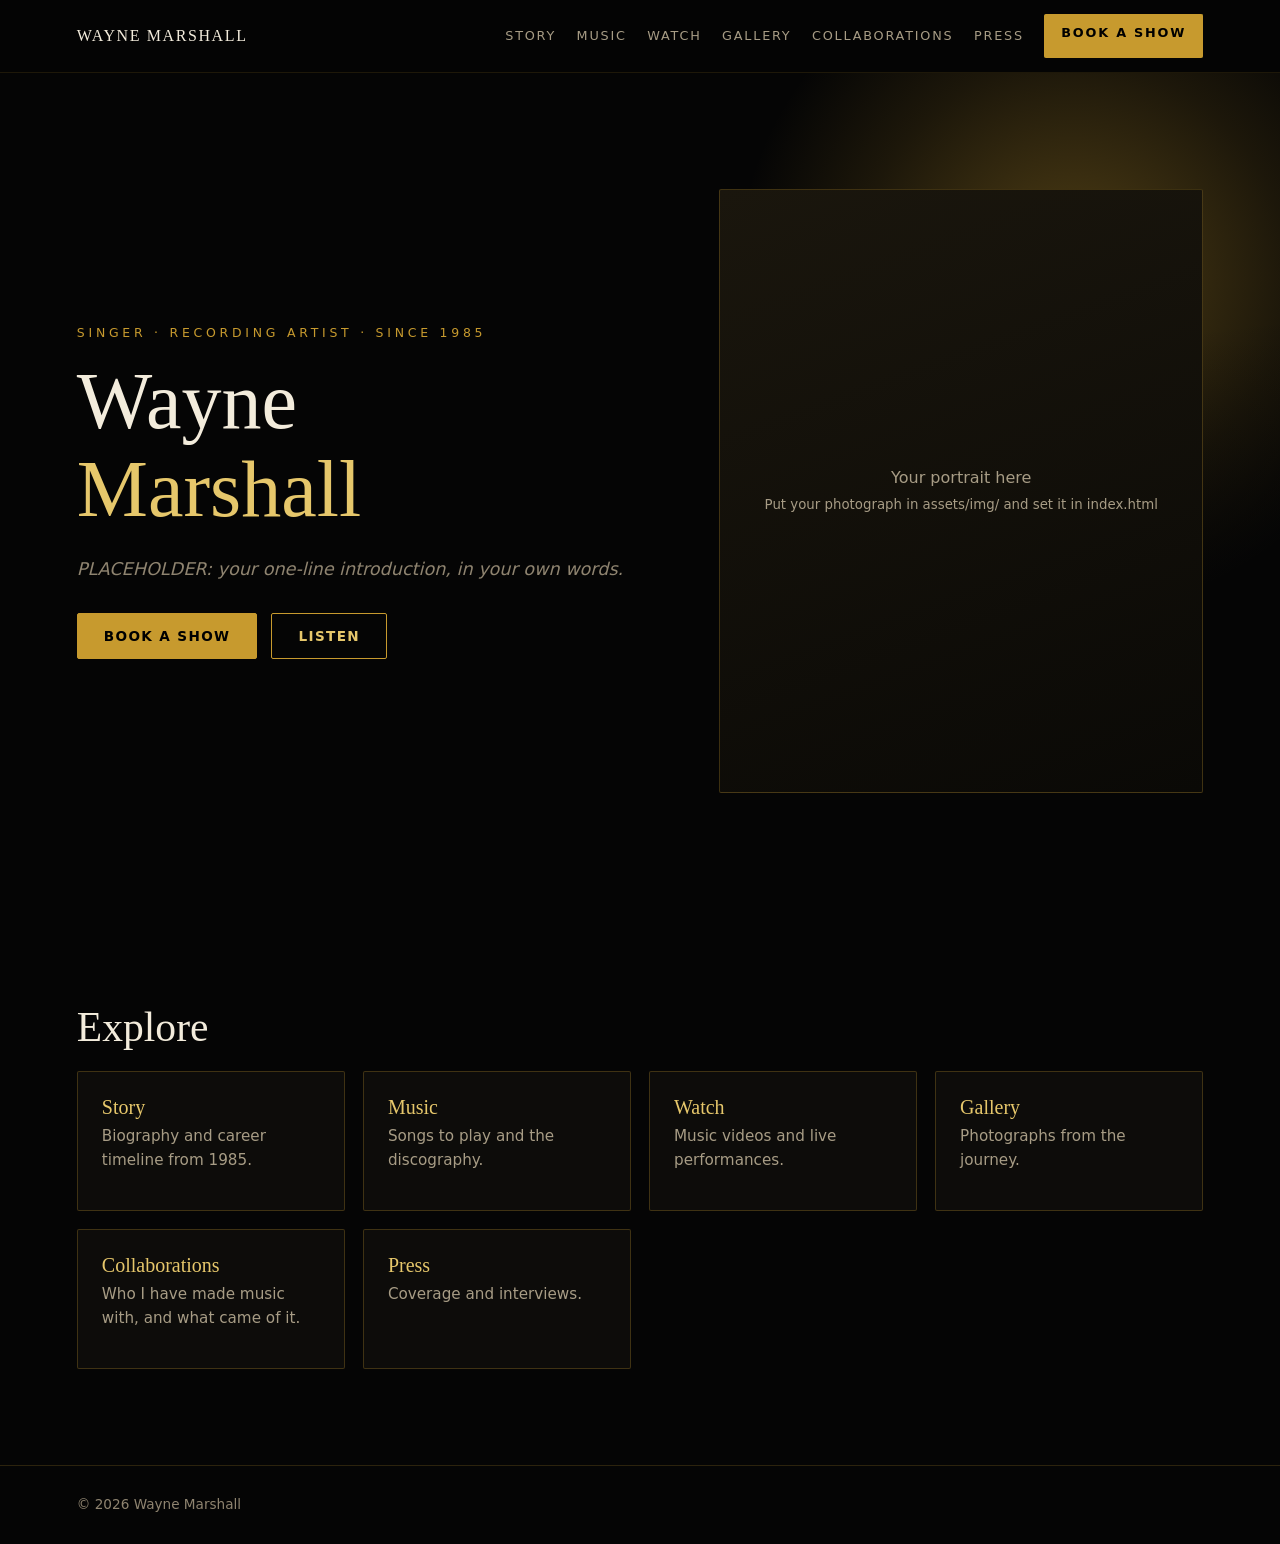
<file: index.html>
<!DOCTYPE html>
<html lang="en">
<head>
<meta charset="utf-8">
<meta name="viewport" content="width=device-width, initial-scale=1">
<title>Wayne Marshall | Singer and recording artist</title>
<meta name="description" content="Official website of singer and recording artist Wayne Marshall. Music, story, photographs and bookings.">
<meta property="og:title" content="Wayne Marshall | Singer and recording artist">
<meta property="og:description" content="Official website of singer and recording artist Wayne Marshall. Music, story, photographs and bookings.">
<meta property="og:type" content="website">
<meta name="theme-color" content="#050505">
<link rel="stylesheet" href="css/styles.css">
</head>
<body data-page="home">
<a class="skip" href="#main">Skip to content</a>
<header id="site-header"></header>
<main id="main">
<section class="hero" aria-labelledby="t"><div class="hero-grid"><div>
<p class="eyebrow" id="since"></p>
<h1 id="t">Wayne <em>Marshall</em></h1>
<div id="intro"></div>
<div class="actions"><a class="btn" href="book.html">Book a show</a><a class="btn ghost" href="music.html">Listen</a></div></div>
<div class="portrait" role="img" aria-label="Placeholder for a portrait photograph of Wayne Marshall"><div>Your portrait here<br><small>Put your photograph in assets/img/ and set it in index.html</small></div></div></div></section>
<section class="section"><h2>Explore</h2><div class="tiles">
<a class="tile" href="story.html"><h3>Story</h3><p>Biography and career timeline from 1985.</p></a>
<a class="tile" href="music.html"><h3>Music</h3><p>Songs to play and the discography.</p></a>
<a class="tile" href="watch.html"><h3>Watch</h3><p>Music videos and live performances.</p></a>
<a class="tile" href="gallery.html"><h3>Gallery</h3><p>Photographs from the journey.</p></a>
<a class="tile" href="collaborations.html"><h3>Collaborations</h3><p>Who I have made music with, and what came of it.</p></a>
<a class="tile" href="press.html"><h3>Press</h3><p>Coverage and interviews.</p></a></div></section>
</main>
<footer id="site-footer"></footer>
<script src="content/content.js"></script>
<script src="js/main.js"></script>
</body>
</html>
</file>
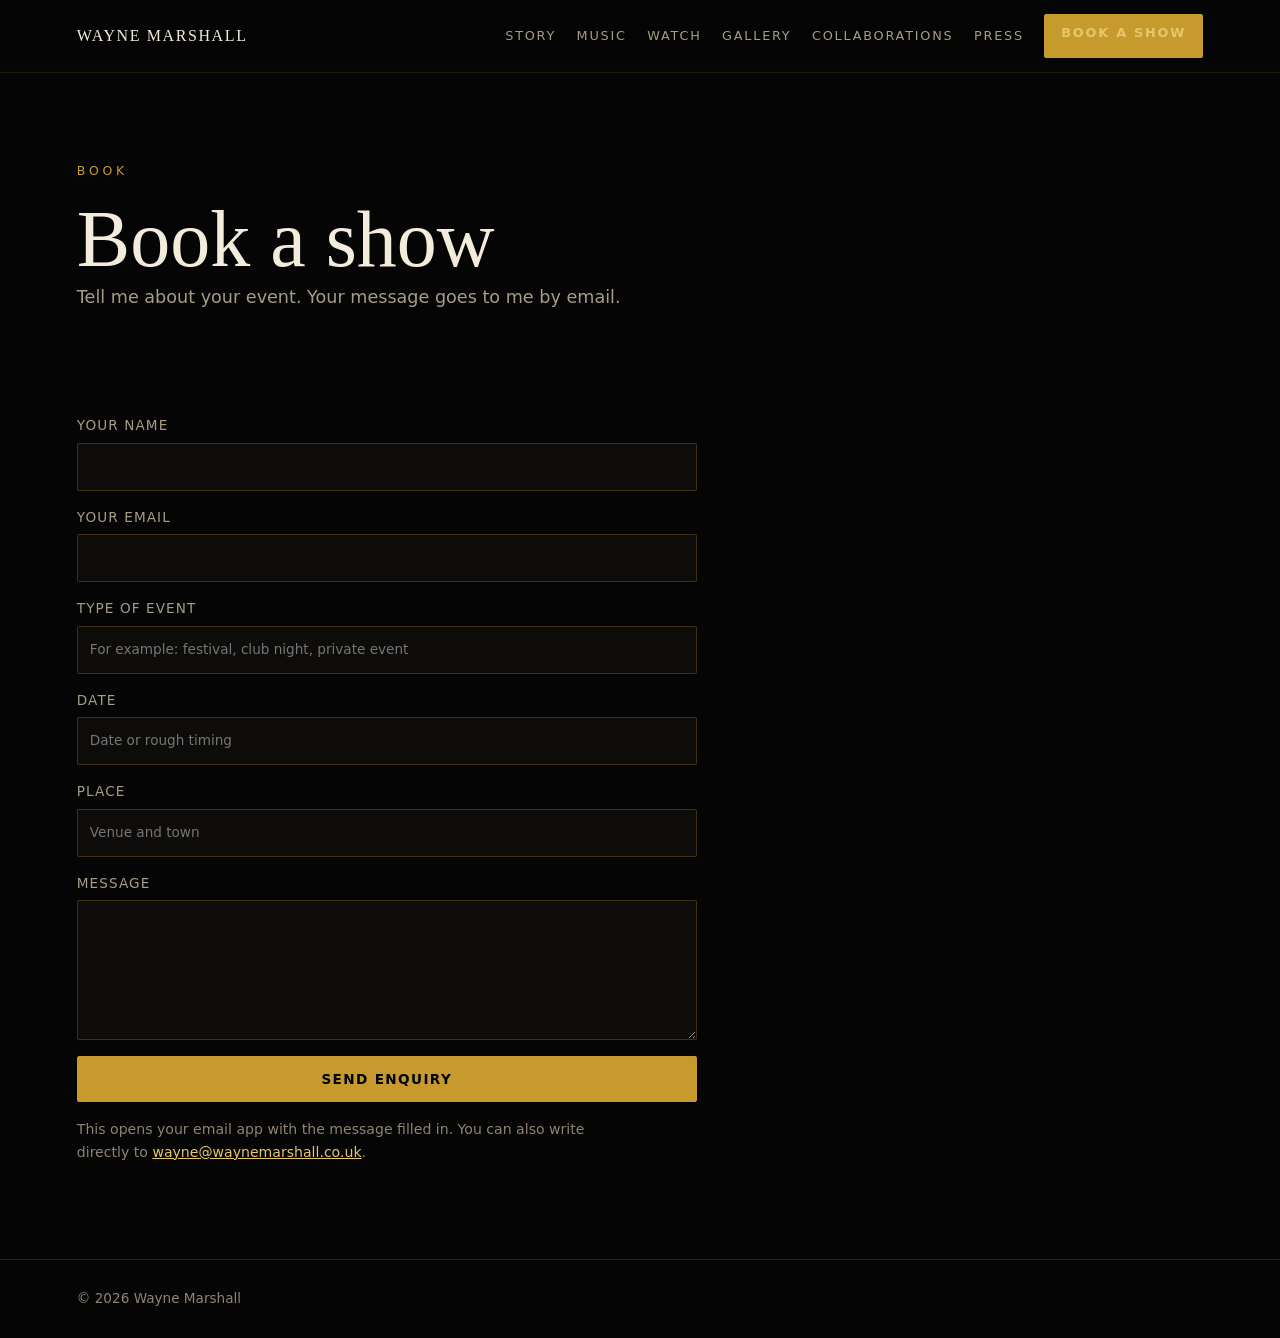
<file: book.html>
<!DOCTYPE html>
<html lang="en">
<head>
<meta charset="utf-8">
<meta name="viewport" content="width=device-width, initial-scale=1">
<title>Book a show | Wayne Marshall</title>
<meta name="description" content="Booking and contact for Wayne Marshall.">
<meta property="og:title" content="Book a show | Wayne Marshall">
<meta property="og:description" content="Booking and contact for Wayne Marshall.">
<meta property="og:type" content="website">
<meta name="theme-color" content="#050505">
<link rel="stylesheet" href="css/styles.css">
</head>
<body data-page="book">
<a class="skip" href="#main">Skip to content</a>
<header id="site-header"></header>
<main id="main">
<div class="page-head"><p class="eyebrow">Book</p><h1>Book a show</h1><p class="lede">Tell me about your event. Your message goes to me by email.</p></div><section class="section"><form id="book-form">
<label>Your name<input name="name" required autocomplete="name"></label>
<label>Your email<input name="email" type="email" required autocomplete="email"></label>
<label>Type of event<input name="event" required placeholder="For example: festival, club night, private event"></label>
<label>Date<input name="date" placeholder="Date or rough timing"></label>
<label>Place<input name="place" placeholder="Venue and town"></label>
<label>Message<textarea name="message"></textarea></label>
<button class="btn" type="submit">Send enquiry</button>
<p class="note">This opens your email app with the message filled in. You can also write directly to <a id="book-email" href="#"></a>.</p>
</form></section>
</main>
<footer id="site-footer"></footer>
<script src="content/content.js"></script>
<script src="js/main.js"></script>
</body>
</html>
</file>
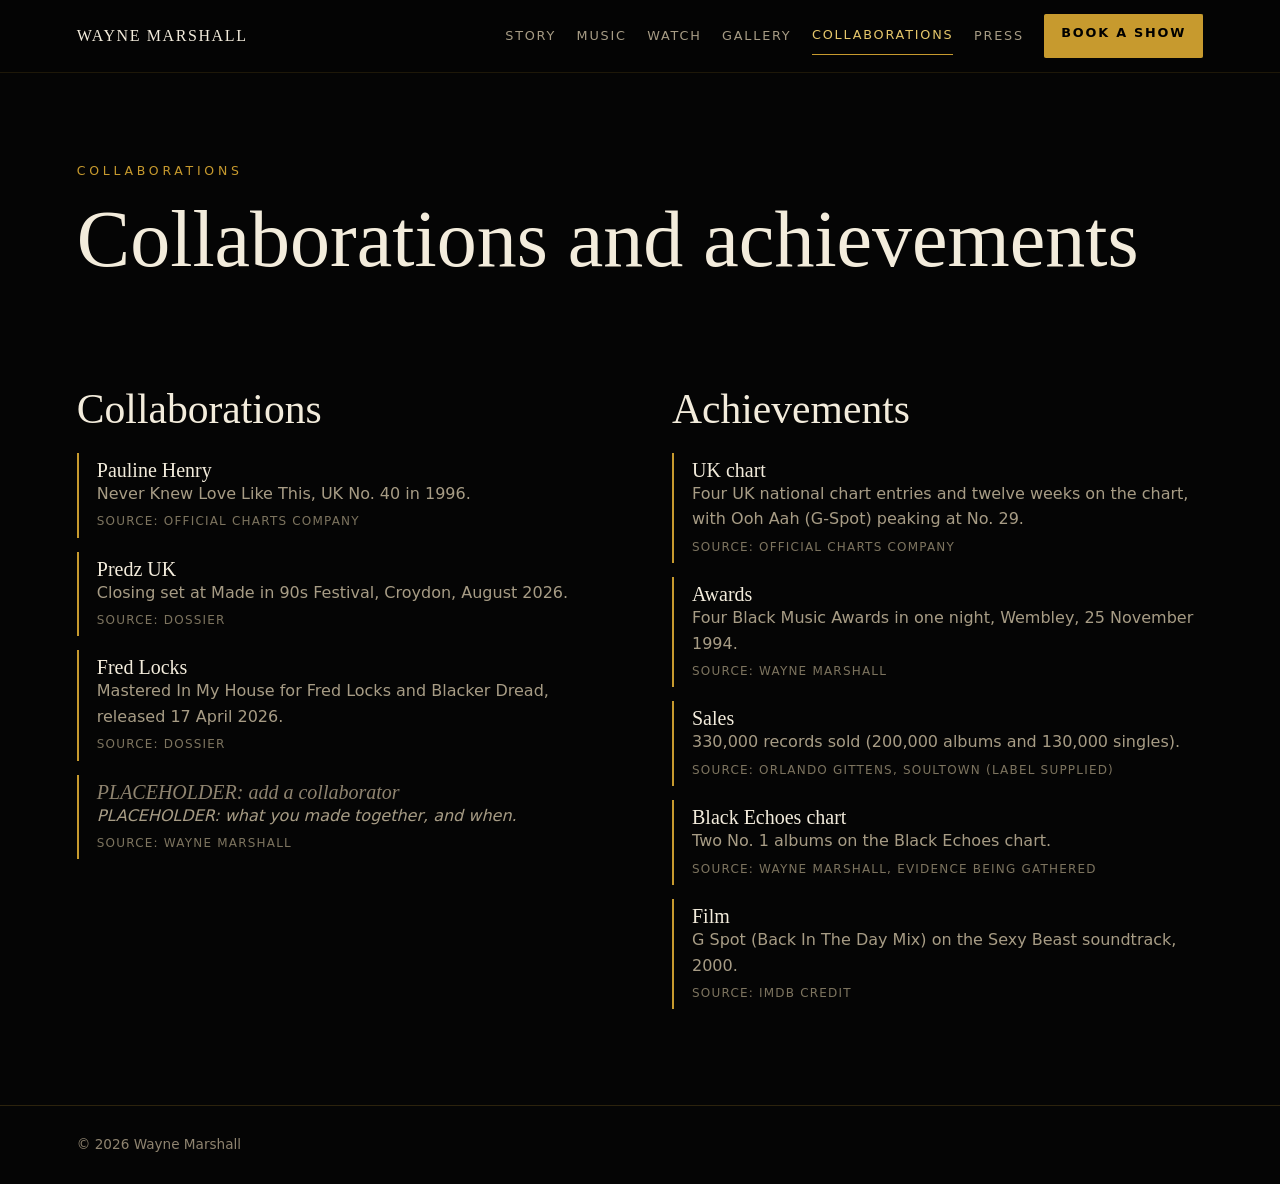
<file: collaborations.html>
<!DOCTYPE html>
<html lang="en">
<head>
<meta charset="utf-8">
<meta name="viewport" content="width=device-width, initial-scale=1">
<title>Collaborations and achievements | Wayne Marshall</title>
<meta name="description" content="Musical collaborations and achievements of Wayne Marshall.">
<meta property="og:title" content="Collaborations and achievements | Wayne Marshall">
<meta property="og:description" content="Musical collaborations and achievements of Wayne Marshall.">
<meta property="og:type" content="website">
<meta name="theme-color" content="#050505">
<link rel="stylesheet" href="css/styles.css">
</head>
<body data-page="collaborations">
<a class="skip" href="#main">Skip to content</a>
<header id="site-header"></header>
<main id="main">
<div class="page-head"><p class="eyebrow">Collaborations</p><h1>Collaborations and achievements</h1></div><section class="section two"><div><h2>Collaborations</h2><div class="rows" id="collaborations"></div></div><div><h2>Achievements</h2><div class="rows" id="achievements"></div></div></section>
</main>
<footer id="site-footer"></footer>
<script src="content/content.js"></script>
<script src="js/main.js"></script>
</body>
</html>
</file>
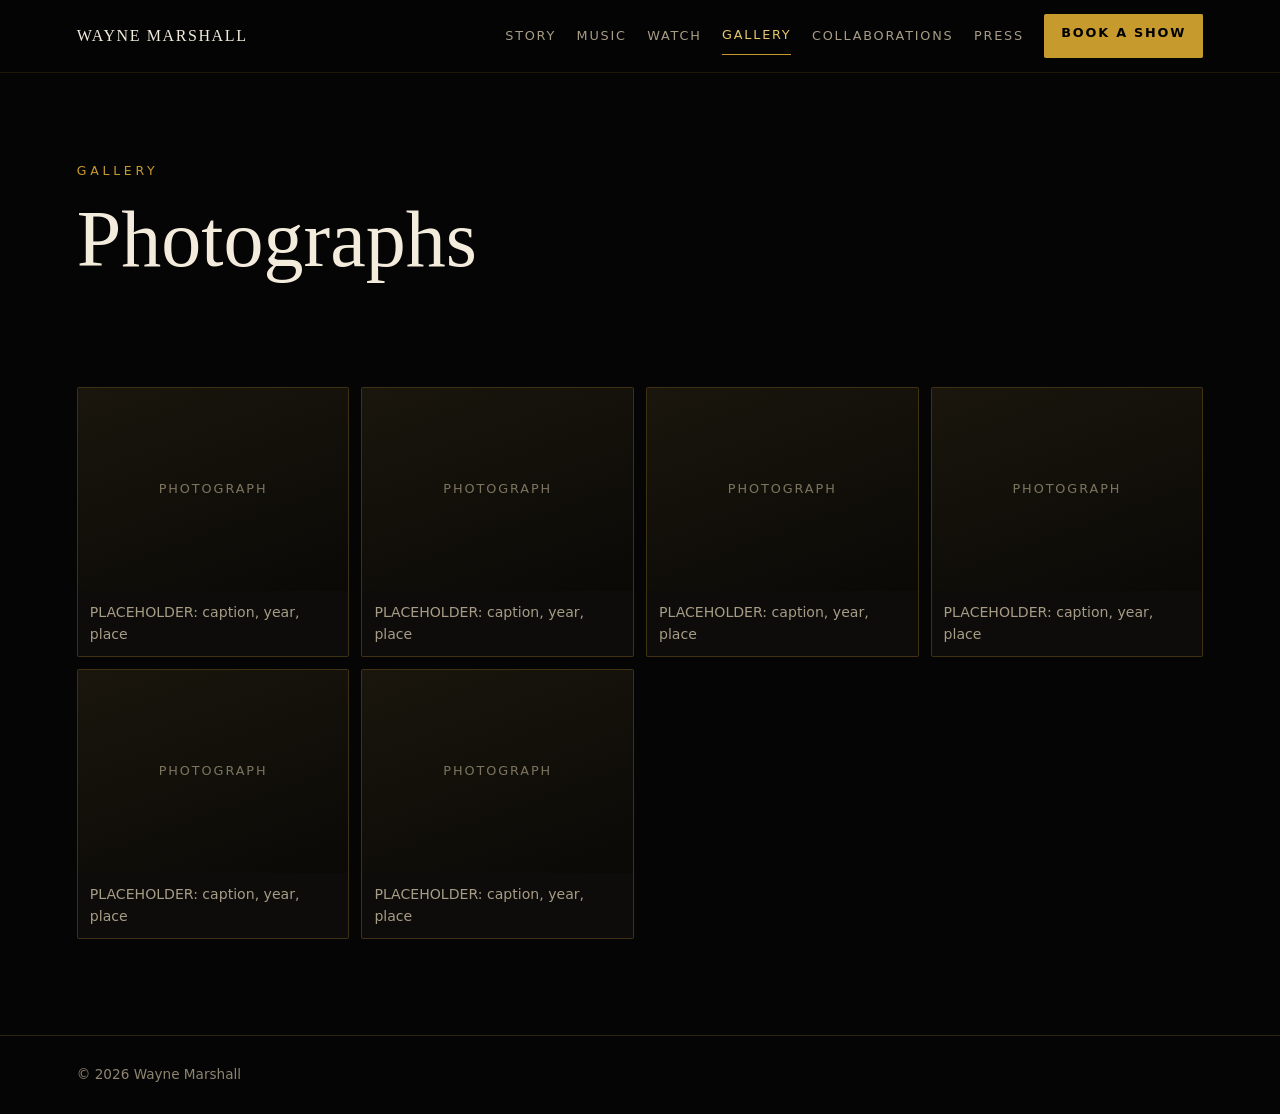
<file: gallery.html>
<!DOCTYPE html>
<html lang="en">
<head>
<meta charset="utf-8">
<meta name="viewport" content="width=device-width, initial-scale=1">
<title>Gallery | Wayne Marshall</title>
<meta name="description" content="Photographs from the career of Wayne Marshall.">
<meta property="og:title" content="Gallery | Wayne Marshall">
<meta property="og:description" content="Photographs from the career of Wayne Marshall.">
<meta property="og:type" content="website">
<meta name="theme-color" content="#050505">
<link rel="stylesheet" href="css/styles.css">
</head>
<body data-page="gallery">
<a class="skip" href="#main">Skip to content</a>
<header id="site-header"></header>
<main id="main">
<div class="page-head"><p class="eyebrow">Gallery</p><h1>Photographs</h1></div><section class="section"><div class="gallery" id="gallery"></div></section>
</main>
<footer id="site-footer"></footer>
<script src="content/content.js"></script>
<script src="js/main.js"></script>
</body>
</html>
</file>
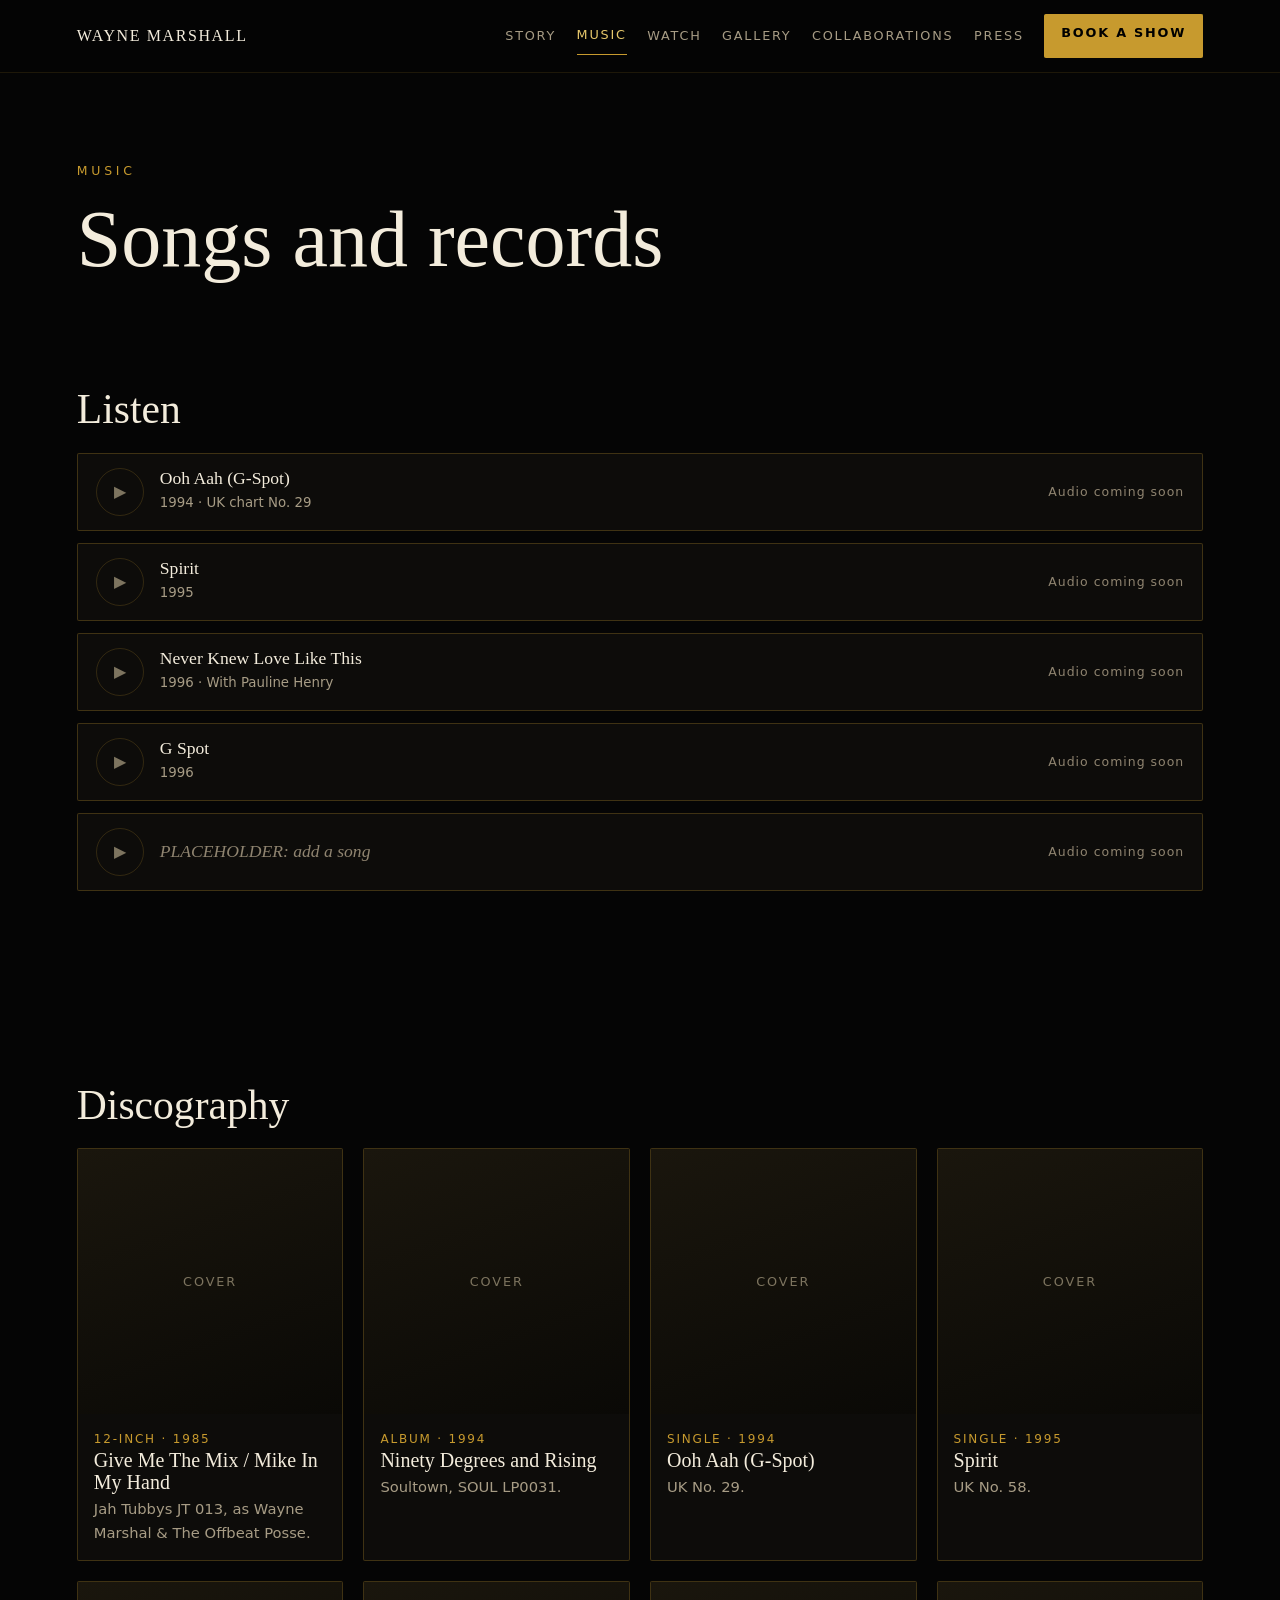
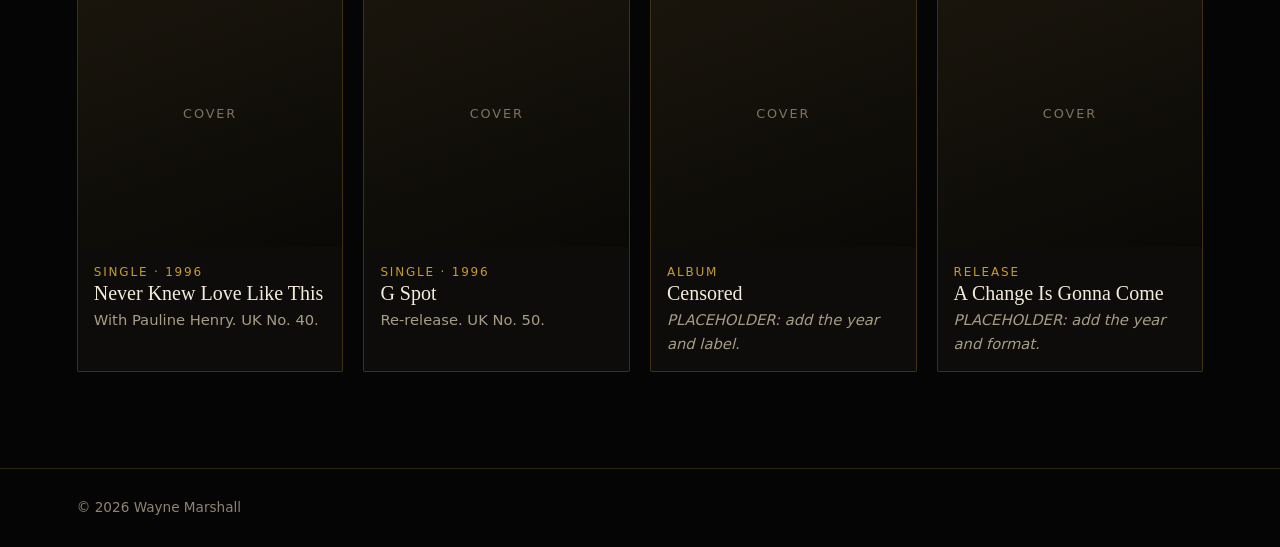
<file: music.html>
<!DOCTYPE html>
<html lang="en">
<head>
<meta charset="utf-8">
<meta name="viewport" content="width=device-width, initial-scale=1">
<title>Music | Wayne Marshall</title>
<meta name="description" content="Listen to songs and browse the discography of Wayne Marshall.">
<meta property="og:title" content="Music | Wayne Marshall">
<meta property="og:description" content="Listen to songs and browse the discography of Wayne Marshall.">
<meta property="og:type" content="website">
<meta name="theme-color" content="#050505">
<link rel="stylesheet" href="css/styles.css">
</head>
<body data-page="music">
<a class="skip" href="#main">Skip to content</a>
<header id="site-header"></header>
<main id="main">
<div class="page-head"><p class="eyebrow">Music</p><h1>Songs and records</h1></div><section class="section"><h2>Listen</h2><ul class="song-list" id="songs"></ul></section>
<section class="section"><h2>Discography</h2><div class="disc" id="discography"></div></section>
</main>
<footer id="site-footer"></footer>
<script src="content/content.js"></script>
<script src="js/main.js"></script>
</body>
</html>
</file>
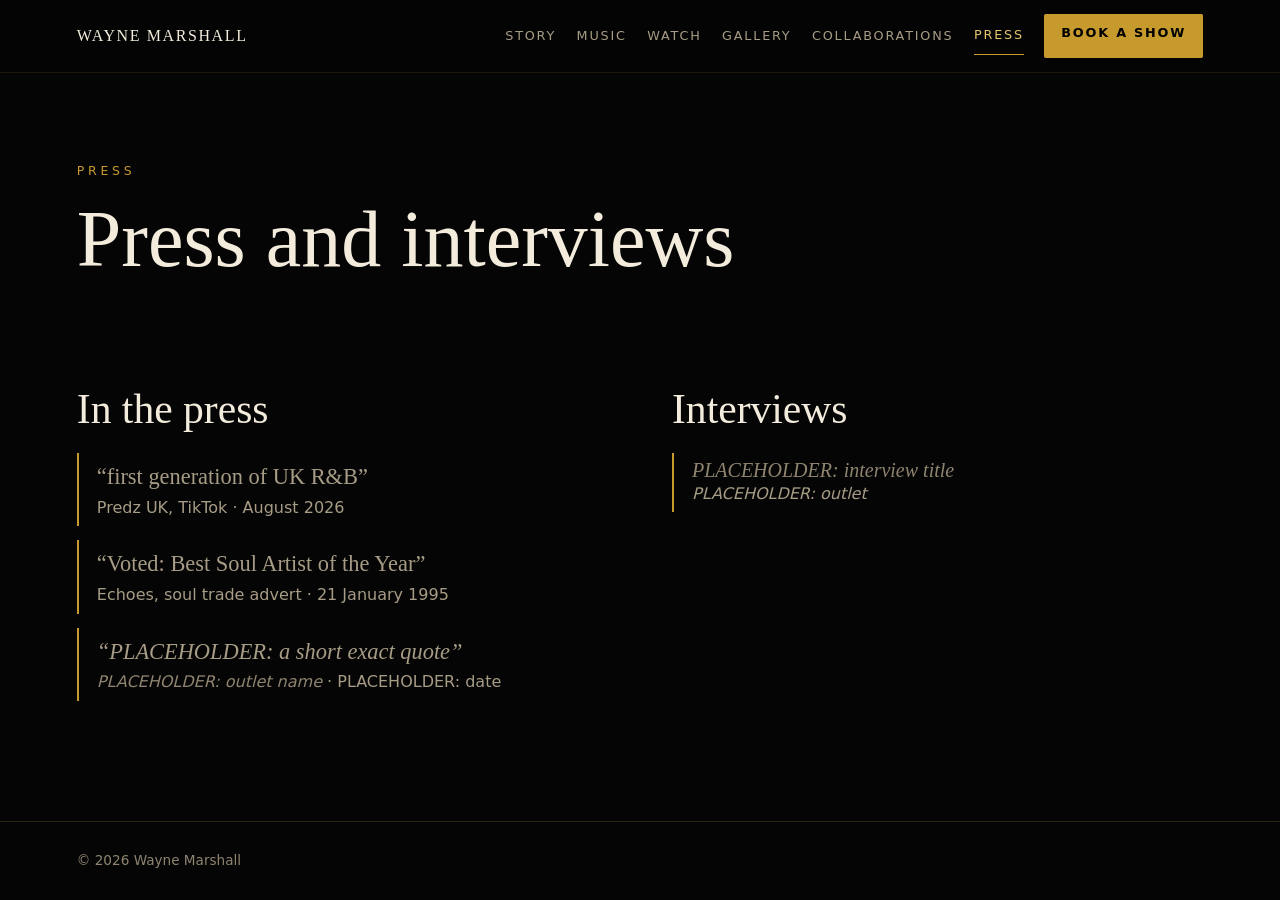
<file: press.html>
<!DOCTYPE html>
<html lang="en">
<head>
<meta charset="utf-8">
<meta name="viewport" content="width=device-width, initial-scale=1">
<title>Press and interviews | Wayne Marshall</title>
<meta name="description" content="Press coverage and interviews featuring Wayne Marshall.">
<meta property="og:title" content="Press and interviews | Wayne Marshall">
<meta property="og:description" content="Press coverage and interviews featuring Wayne Marshall.">
<meta property="og:type" content="website">
<meta name="theme-color" content="#050505">
<link rel="stylesheet" href="css/styles.css">
</head>
<body data-page="press">
<a class="skip" href="#main">Skip to content</a>
<header id="site-header"></header>
<main id="main">
<div class="page-head"><p class="eyebrow">Press</p><h1>Press and interviews</h1></div><section class="section two"><div><h2>In the press</h2><div class="rows" id="press"></div></div><div><h2>Interviews</h2><div class="rows" id="interviews"></div></div></section>
</main>
<footer id="site-footer"></footer>
<script src="content/content.js"></script>
<script src="js/main.js"></script>
</body>
</html>
</file>
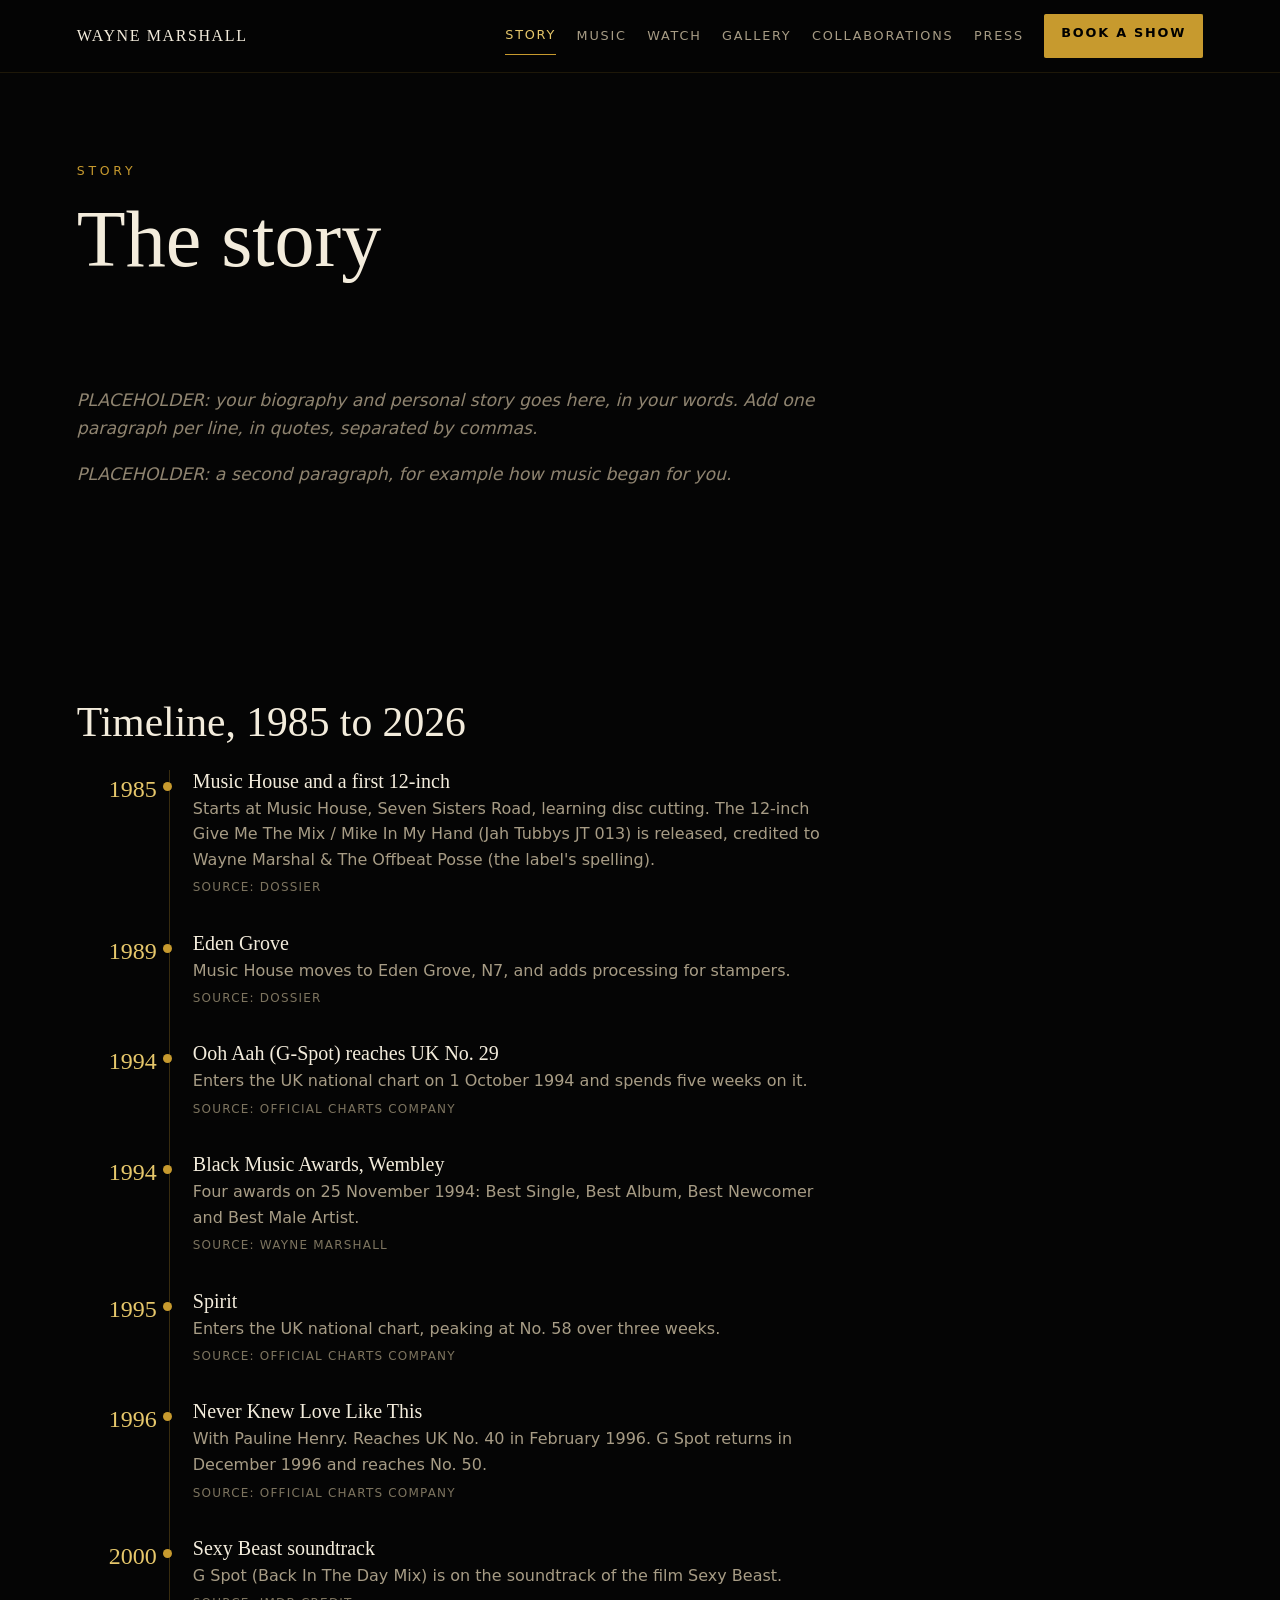
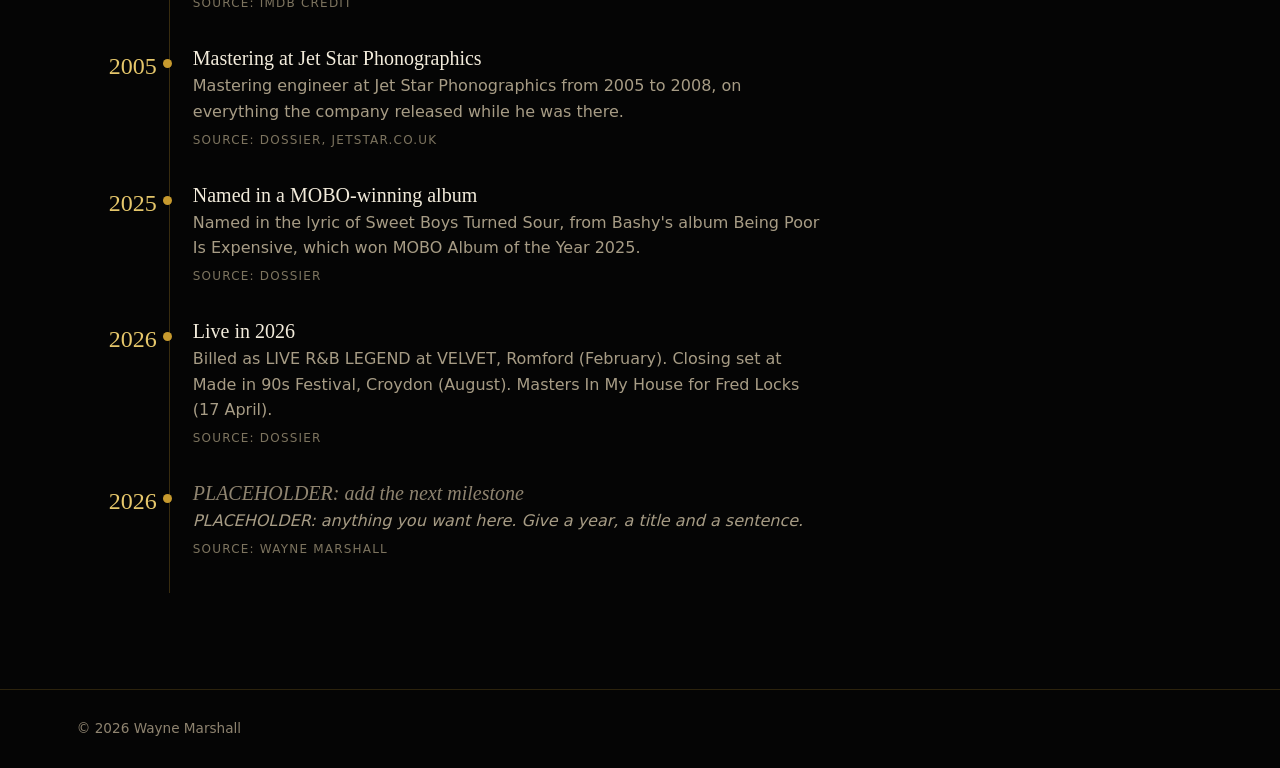
<file: story.html>
<!DOCTYPE html>
<html lang="en">
<head>
<meta charset="utf-8">
<meta name="viewport" content="width=device-width, initial-scale=1">
<title>Story | Wayne Marshall</title>
<meta name="description" content="Biography and career timeline of Wayne Marshall, from 1985 to 2026.">
<meta property="og:title" content="Story | Wayne Marshall">
<meta property="og:description" content="Biography and career timeline of Wayne Marshall, from 1985 to 2026.">
<meta property="og:type" content="website">
<meta name="theme-color" content="#050505">
<link rel="stylesheet" href="css/styles.css">
</head>
<body data-page="story">
<a class="skip" href="#main">Skip to content</a>
<header id="site-header"></header>
<main id="main">
<div class="page-head"><p class="eyebrow">Story</p><h1>The story</h1></div><section class="section prose" id="bio" aria-label="Biography"></section>
<section class="section"><h2>Timeline, 1985 to 2026</h2><ol class="timeline" id="timeline"></ol></section>
</main>
<footer id="site-footer"></footer>
<script src="content/content.js"></script>
<script src="js/main.js"></script>
</body>
</html>
</file>
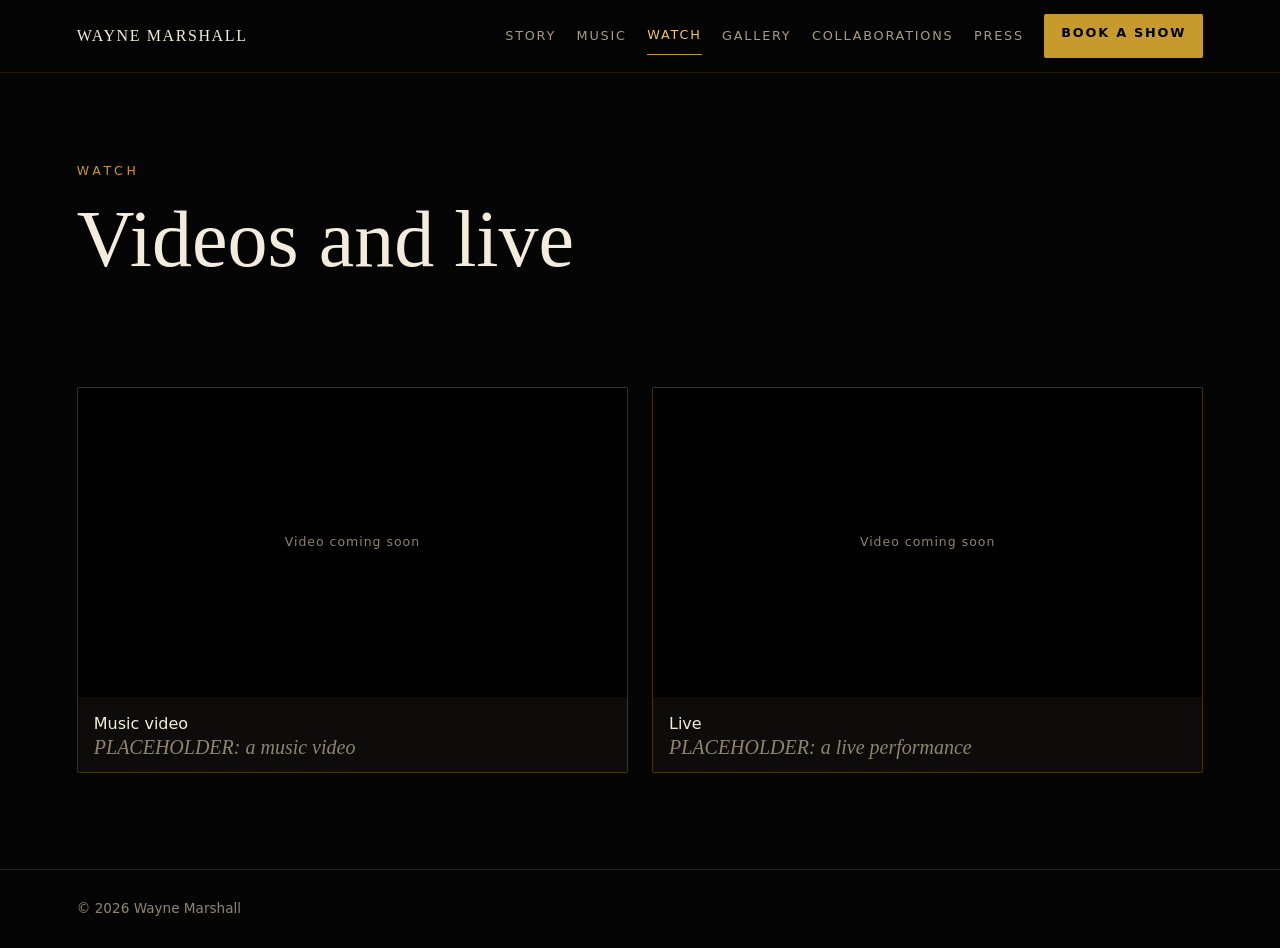
<file: watch.html>
<!DOCTYPE html>
<html lang="en">
<head>
<meta charset="utf-8">
<meta name="viewport" content="width=device-width, initial-scale=1">
<title>Watch | Wayne Marshall</title>
<meta name="description" content="Music videos and live performances by Wayne Marshall.">
<meta property="og:title" content="Watch | Wayne Marshall">
<meta property="og:description" content="Music videos and live performances by Wayne Marshall.">
<meta property="og:type" content="website">
<meta name="theme-color" content="#050505">
<link rel="stylesheet" href="css/styles.css">
</head>
<body data-page="watch">
<a class="skip" href="#main">Skip to content</a>
<header id="site-header"></header>
<main id="main">
<div class="page-head"><p class="eyebrow">Watch</p><h1>Videos and live</h1></div><section class="section"><div class="videos" id="videos"></div></section>
</main>
<footer id="site-footer"></footer>
<script src="content/content.js"></script>
<script src="js/main.js"></script>
</body>
</html>
</file>
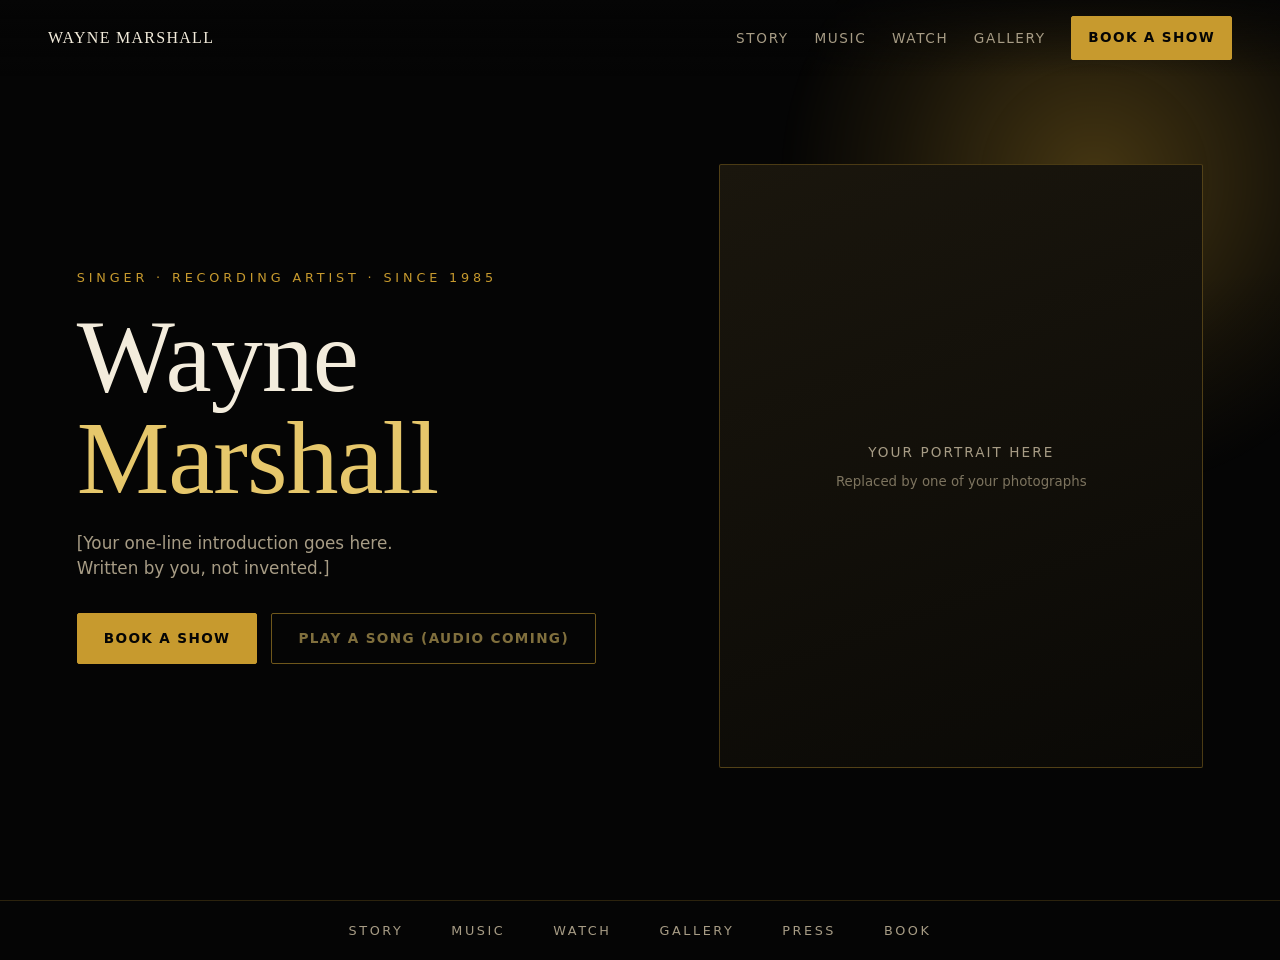
<file: design/stage-light-first-screen-prototype.html>
<!DOCTYPE html>
<html lang="en">
<head>
<meta charset="utf-8">
<meta name="viewport" content="width=device-width, initial-scale=1">
<title>Wayne Marshall | Stage Light prototype</title>
<style>
  :root{
    --black:#050505; --ink:#0d0c0a; --gold:#C79A2E; --gold-soft:#e6c76b;
    --text:#f3ecdc; --muted:#a79c85;
    --serif:Georgia,"Times New Roman",serif; --sans:system-ui,-apple-system,"Segoe UI",Roboto,sans-serif;
  }
  *{box-sizing:border-box;margin:0}
  html{color-scheme:dark}
  body{background:var(--black);color:var(--text);font-family:var(--sans);line-height:1.5}
  a{color:inherit}
  :focus-visible{outline:3px solid var(--gold-soft);outline-offset:3px}

  header{position:fixed;inset:0 0 auto 0;z-index:10;display:flex;justify-content:space-between;align-items:center;
    padding:16px clamp(16px,4vw,48px);background:linear-gradient(#050505cc,transparent)}
  .mark{font-family:var(--serif);letter-spacing:.08em;font-size:1rem}
  nav{display:flex;gap:clamp(12px,2vw,28px);align-items:center}
  nav a{text-decoration:none;font-size:.85rem;letter-spacing:.12em;text-transform:uppercase;color:var(--muted)}
  nav a:hover{color:var(--gold-soft)}
  .btn{display:inline-block;text-decoration:none;font-weight:600;letter-spacing:.1em;text-transform:uppercase;font-size:.85rem;
    padding:14px 26px;min-height:44px;border:1px solid var(--gold);color:var(--black);background:var(--gold);border-radius:2px}
  .btn:hover{background:var(--gold-soft)}
  .btn.ghost{background:transparent;color:var(--gold-soft)}
  .btn.ghost:hover{background:#c79a2e22}
  nav .btn{padding:10px 16px;color:var(--black)}
  @media (max-width:720px){ nav a.hide-sm{display:none} }

  .hero{position:relative;min-height:100svh;display:grid;align-items:center;overflow:hidden;
    padding:96px clamp(16px,6vw,96px) 64px}
  /* the spotlight */
  .hero::before{content:"";position:absolute;inset:-10% -10% auto auto;width:70vmax;height:70vmax;
    background:radial-gradient(closest-side,#C79A2E55,#C79A2E1a 45%,transparent 70%);
    transform:translate(15%,-20%);filter:blur(6px)}
  .hero::after{content:"";position:absolute;inset:0;background:radial-gradient(120% 80% at 80% 0%,transparent 40%,#050505 100%);pointer-events:none}
  .wrap{position:relative;z-index:1;display:grid;gap:clamp(24px,4vw,64px);grid-template-columns:1.1fr .9fr;align-items:center;max-width:1200px;margin:auto;width:100%}
  @media (max-width:860px){.wrap{grid-template-columns:1fr}}
  .eyebrow{color:var(--gold);letter-spacing:.3em;text-transform:uppercase;font-size:.8rem;margin-bottom:18px}
  h1{font-family:var(--serif);font-weight:400;font-size:clamp(2.8rem,9vw,6.5rem);line-height:.98;letter-spacing:-.01em}
  h1 em{display:block;font-style:normal;color:var(--gold-soft)}
  .lede{margin:22px 0 32px;color:var(--muted);max-width:34ch;font-size:1.05rem}
  .actions{display:flex;flex-wrap:wrap;gap:14px}
  .play[aria-disabled="true"]{opacity:.55;cursor:not-allowed}

  /* portrait placeholder, replaced by the real photograph */
  .portrait{aspect-ratio:4/5;border:1px solid #c79a2e55;border-radius:2px;display:grid;place-items:center;text-align:center;
    background:linear-gradient(160deg,#1a160d,#0a0906);color:var(--muted);padding:24px;position:relative}
  .portrait span{font-size:.85rem;letter-spacing:.15em;text-transform:uppercase}
  .portrait small{display:block;margin-top:8px;letter-spacing:0;text-transform:none;color:#7d745f}

  .strip{border-top:1px solid #c79a2e33;padding:20px clamp(16px,6vw,96px);display:flex;gap:clamp(16px,4vw,48px);flex-wrap:wrap;
    justify-content:center;color:var(--muted);font-size:.8rem;letter-spacing:.2em;text-transform:uppercase}
  @media (prefers-reduced-motion:no-preference){
    .hero::before{animation:glow 9s ease-in-out infinite alternate}
    @keyframes glow{from{opacity:.75}to{opacity:1}}
  }
</style>
</head>
<body>
<header>
  <div class="mark">WAYNE MARSHALL</div>
  <nav aria-label="Main">
    <a class="hide-sm" href="#story">Story</a>
    <a class="hide-sm" href="#music">Music</a>
    <a class="hide-sm" href="#watch">Watch</a>
    <a class="hide-sm" href="#gallery">Gallery</a>
    <a class="btn" href="#book">Book a show</a>
  </nav>
</header>

<main>
  <section class="hero" aria-labelledby="hero-title">
    <div class="wrap">
      <div>
        <p class="eyebrow">Singer · Recording artist · Since 1985</p>
        <h1 id="hero-title">Wayne <em>Marshall</em></h1>
        <p class="lede">[Your one-line introduction goes here. Written by you, not invented.]</p>
        <div class="actions">
          <a class="btn" href="#book">Book a show</a>
          <a class="btn ghost play" href="#music" aria-disabled="true">Play a song (audio coming)</a>
        </div>
      </div>
      <div class="portrait" role="img" aria-label="Placeholder for a portrait photograph of Wayne Marshall">
        <div><span>Your portrait here</span><small>Replaced by one of your photographs</small></div>
      </div>
    </div>
  </section>
  <div class="strip" aria-label="Sections">
    <span>Story</span><span>Music</span><span>Watch</span><span>Gallery</span><span>Press</span><span>Book</span>
  </div>
</main>
</body>
</html>
</file>
<file: css/styles.css>
/* Wayne Marshall: Stage Light. Black and gold. Dark mode only. */
:root{
  --black:#050505; --panel:#0d0c0a; --line:#c79a2e44;
  --gold:#C79A2E; --gold-soft:#e6c76b; --text:#f3ecdc; --muted:#a79c85;
  --serif:Georgia,"Times New Roman",serif;
  --sans:system-ui,-apple-system,"Segoe UI",Roboto,sans-serif;
  --pad:clamp(16px,6vw,96px); --max:1200px;
}
*{box-sizing:border-box;margin:0}
html{color-scheme:dark;scroll-behavior:smooth}
body{background:var(--black);color:var(--text);font-family:var(--sans);line-height:1.6;min-height:100vh;display:flex;flex-direction:column}
main{flex:1}
img{max-width:100%;display:block}
a{color:var(--gold-soft)}
:focus-visible{outline:3px solid var(--gold-soft);outline-offset:3px}
.skip{position:absolute;left:-999px;top:8px;background:var(--gold);color:#000;padding:10px 14px;z-index:100}
.skip:focus{left:8px}

/* Header */
.site-header{position:sticky;top:0;z-index:50;display:flex;justify-content:space-between;align-items:center;
  padding:14px var(--pad);background:#050505ee;backdrop-filter:blur(8px);border-bottom:1px solid #c79a2e22}
.mark{font-family:var(--serif);letter-spacing:.1em;text-decoration:none;color:var(--text);font-size:1rem}
.nav{display:flex;gap:clamp(12px,1.6vw,26px);align-items:center}
.nav a{text-decoration:none;font-size:.8rem;letter-spacing:.14em;text-transform:uppercase;color:var(--muted);padding:8px 0}
.nav a:hover,.nav a[aria-current="page"]{color:var(--gold-soft)}
.nav a[aria-current="page"]{border-bottom:1px solid var(--gold)}
.nav .btn{color:#000;padding:10px 16px;border-bottom:0}
.nav .btn:hover{color:#000}
.menu-btn{display:none;background:none;border:1px solid var(--line);color:var(--text);min-height:44px;min-width:44px;font-size:1.2rem;cursor:pointer;border-radius:2px}
@media (max-width:980px){
  .menu-btn{display:block}
  .nav{display:none;position:absolute;top:100%;left:0;right:0;flex-direction:column;align-items:stretch;gap:0;
    background:#050505;border-bottom:1px solid var(--line);padding:8px var(--pad) 20px}
  .nav.open{display:flex}
  .nav a{padding:14px 0;border-bottom:1px solid #c79a2e1f;min-height:44px}
  .nav .btn{text-align:center;margin-top:12px}
}

/* Buttons */
.btn{display:inline-block;text-decoration:none;font:600 .85rem var(--sans);letter-spacing:.1em;text-transform:uppercase;
  padding:14px 26px;min-height:44px;border:1px solid var(--gold);color:#000;background:var(--gold);border-radius:2px;cursor:pointer}
.btn:hover{background:var(--gold-soft)}
.btn.ghost{background:transparent;color:var(--gold-soft)}
.btn.ghost:hover{background:#c79a2e22}

/* Layout */
.section{padding:clamp(48px,8vw,96px) var(--pad);max-width:calc(var(--max) + 2*var(--pad));margin:auto;width:100%}
.eyebrow{color:var(--gold);letter-spacing:.3em;text-transform:uppercase;font-size:.78rem;margin-bottom:14px}
h1,h2,h3{font-family:var(--serif);font-weight:400;line-height:1.1}
h1{font-size:clamp(2.4rem,7vw,5rem)}
h2{font-size:clamp(1.6rem,4vw,2.6rem);margin-bottom:20px}
h3{font-size:1.25rem}
.lede{color:var(--muted);font-size:1.1rem;max-width:60ch}
.page-head{padding:clamp(40px,7vw,88px) var(--pad) 8px;max-width:calc(var(--max) + 2*var(--pad));margin:auto;width:100%}
.placeholder{color:#8f8470;font-style:italic}

/* Home hero */
.hero{position:relative;min-height:calc(100svh - 64px);display:grid;align-items:center;overflow:hidden;padding:56px var(--pad)}
.hero::before{content:"";position:absolute;inset:-10% -10% auto auto;width:75vmax;height:75vmax;
  background:radial-gradient(closest-side,#C79A2E66,#C79A2E1f 45%,transparent 70%);transform:translate(15%,-20%)}
.hero::after{content:"";position:absolute;inset:0;background:radial-gradient(120% 80% at 80% 0%,transparent 40%,#050505 100%);pointer-events:none}
.hero-grid{position:relative;z-index:1;display:grid;gap:clamp(24px,4vw,64px);grid-template-columns:1.1fr .9fr;align-items:center;max-width:var(--max);margin:auto;width:100%}
@media (max-width:860px){.hero-grid{grid-template-columns:1fr}}
.hero h1 em{display:block;font-style:normal;color:var(--gold-soft)}
.hero .lede{margin:22px 0 30px}
.actions{display:flex;flex-wrap:wrap;gap:14px}
.portrait{aspect-ratio:4/5;border:1px solid var(--line);border-radius:2px;overflow:hidden;background:linear-gradient(160deg,#1a160d,#0a0906);display:grid;place-items:center;text-align:center;color:var(--muted);padding:24px}
.portrait img{width:100%;height:100%;object-fit:cover}
.tiles{display:grid;gap:18px;grid-template-columns:repeat(auto-fit,minmax(220px,1fr))}
.tile{display:block;text-decoration:none;color:var(--text);border:1px solid var(--line);padding:24px;background:var(--panel);border-radius:2px;min-height:140px}
.tile:hover{border-color:var(--gold)}
.tile h3{color:var(--gold-soft);margin-bottom:6px}
.tile p{color:var(--muted);font-size:.95rem}

/* Biography */
.prose p{max-width:68ch;margin-bottom:1.1em;font-size:1.08rem}

/* Timeline */
.timeline{list-style:none;padding:0;position:relative;margin-top:24px}
.timeline::before{content:"";position:absolute;left:92px;top:0;bottom:0;width:1px;background:var(--line)}
.t-item{display:grid;grid-template-columns:80px 1fr;gap:36px;padding:0 0 34px;position:relative}
.t-year{font-family:var(--serif);font-size:1.5rem;color:var(--gold-soft);text-align:right}
.t-body{position:relative}
.t-body::before{content:"";position:absolute;left:-30px;top:12px;width:9px;height:9px;border-radius:50%;background:var(--gold)}
.t-body p{color:var(--muted);max-width:62ch;margin-top:4px}
.src{display:block;margin-top:6px;font-size:.75rem;letter-spacing:.1em;text-transform:uppercase;color:#7d745f}
@media (max-width:600px){
  .timeline::before{left:7px}
  .t-item{grid-template-columns:1fr;gap:4px;padding-left:30px}
  .t-year{text-align:left;font-size:1.2rem}
  .t-body::before{left:-27px;top:-18px}
}

/* Songs and audio */
.song-list{list-style:none;padding:0;display:grid;gap:12px}
.song{display:grid;grid-template-columns:auto 1fr auto;gap:16px;align-items:center;border:1px solid var(--line);background:var(--panel);padding:14px 18px;border-radius:2px}
.play{width:48px;height:48px;border-radius:50%;border:1px solid var(--gold);background:var(--gold);color:#000;cursor:pointer;font-size:1rem;display:grid;place-items:center}
.play:hover{background:var(--gold-soft)}
.play[disabled]{background:transparent;color:#7d745f;border-color:#c79a2e33;cursor:not-allowed}
.song h3{font-size:1.1rem}
.song small{color:var(--muted)}
.time{color:var(--muted);font-size:.8rem;font-variant-numeric:tabular-nums;white-space:nowrap}
.bar{grid-column:1/-1;height:6px;background:#c79a2e22;border-radius:3px;cursor:pointer;display:none;position:relative}
.song.active .bar{display:block}
.bar i{position:absolute;inset:0 auto 0 0;width:0;background:var(--gold);border-radius:3px}
.soon{font-size:.78rem;color:#8f8470;letter-spacing:.08em}

/* Discography */
.disc{display:grid;gap:20px;grid-template-columns:repeat(auto-fill,minmax(230px,1fr))}
.card{border:1px solid var(--line);background:var(--panel);border-radius:2px;overflow:hidden}
.cover{aspect-ratio:1/1;background:linear-gradient(160deg,#1a160d,#0a0906);display:grid;place-items:center;color:#7d745f;font-size:.8rem;letter-spacing:.15em;text-transform:uppercase}
.cover img{width:100%;height:100%;object-fit:cover}
.card .body{padding:16px}
.card .meta{color:var(--gold);font-size:.75rem;letter-spacing:.15em;text-transform:uppercase}
.card p{color:var(--muted);font-size:.92rem;margin-top:4px}

/* Video */
.videos{display:grid;gap:24px;grid-template-columns:repeat(auto-fit,minmax(300px,1fr))}
.video{border:1px solid var(--line);background:var(--panel);border-radius:2px;overflow:hidden}
.frame{aspect-ratio:16/9;background:#000;display:grid;place-items:center;position:relative}
.frame iframe,.frame video{position:absolute;inset:0;width:100%;height:100%;border:0}
.frame .go{background:none;border:0;color:var(--gold-soft);cursor:pointer;width:100%;height:100%;font-size:.9rem;letter-spacing:.15em;text-transform:uppercase}
.video .body{padding:14px 16px}

/* Gallery */
.gallery{display:grid;gap:12px;grid-template-columns:repeat(auto-fill,minmax(250px,1fr))}
.shot{border:1px solid var(--line);background:var(--panel);border-radius:2px;padding:0;cursor:pointer;color:inherit;text-align:left;font:inherit}
.shot .ph{aspect-ratio:4/3;display:grid;place-items:center;color:#7d745f;font-size:.8rem;letter-spacing:.15em;text-transform:uppercase;background:linear-gradient(160deg,#1a160d,#0a0906)}
.shot img{width:100%;aspect-ratio:4/3;object-fit:cover}
.shot span{display:block;padding:10px 12px;font-size:.88rem;color:var(--muted)}
.lightbox{position:fixed;inset:0;background:#000000f2;z-index:200;display:none;align-items:center;justify-content:center;padding:24px;flex-direction:column;gap:12px}
.lightbox.open{display:flex}
.lightbox img{max-height:80vh;max-width:100%;object-fit:contain}
.lightbox .cap{color:var(--muted);text-align:center;max-width:70ch}
.lightbox button{position:absolute;top:16px;right:16px}

/* Lists: collaborations, achievements, press */
.rows{display:grid;gap:14px}
.row{border-left:2px solid var(--gold);padding:6px 0 6px 18px}
.row p{color:var(--muted);max-width:68ch}
.quote{font-family:var(--serif);font-size:1.4rem;color:var(--text)}
.two{display:grid;gap:clamp(24px,5vw,64px);grid-template-columns:1fr 1fr}
@media (max-width:860px){.two{grid-template-columns:1fr}}

/* Booking */
form{display:grid;gap:16px;max-width:620px}
label{display:grid;gap:6px;font-size:.85rem;letter-spacing:.08em;text-transform:uppercase;color:var(--muted)}
input,textarea,select{font:inherit;background:var(--panel);color:var(--text);border:1px solid var(--line);padding:12px;border-radius:2px;min-height:44px;letter-spacing:0;text-transform:none}
textarea{min-height:140px}
.note{font-size:.88rem;color:#8f8470;max-width:60ch}

/* Footer */
.site-footer{border-top:1px solid #c79a2e33;padding:28px var(--pad);display:flex;flex-wrap:wrap;gap:16px;justify-content:space-between;color:#8f8470;font-size:.85rem}
.site-footer a{color:var(--muted)}

@media (prefers-reduced-motion:no-preference){
  .hero::before{animation:glow 9s ease-in-out infinite alternate}
  @keyframes glow{from{opacity:.75}to{opacity:1}}
  .section{animation:rise .7s ease both}
  @keyframes rise{from{opacity:0;transform:translateY(12px)}to{opacity:1;transform:none}}
}
@media (prefers-reduced-motion:reduce){html{scroll-behavior:auto}}
</file>
